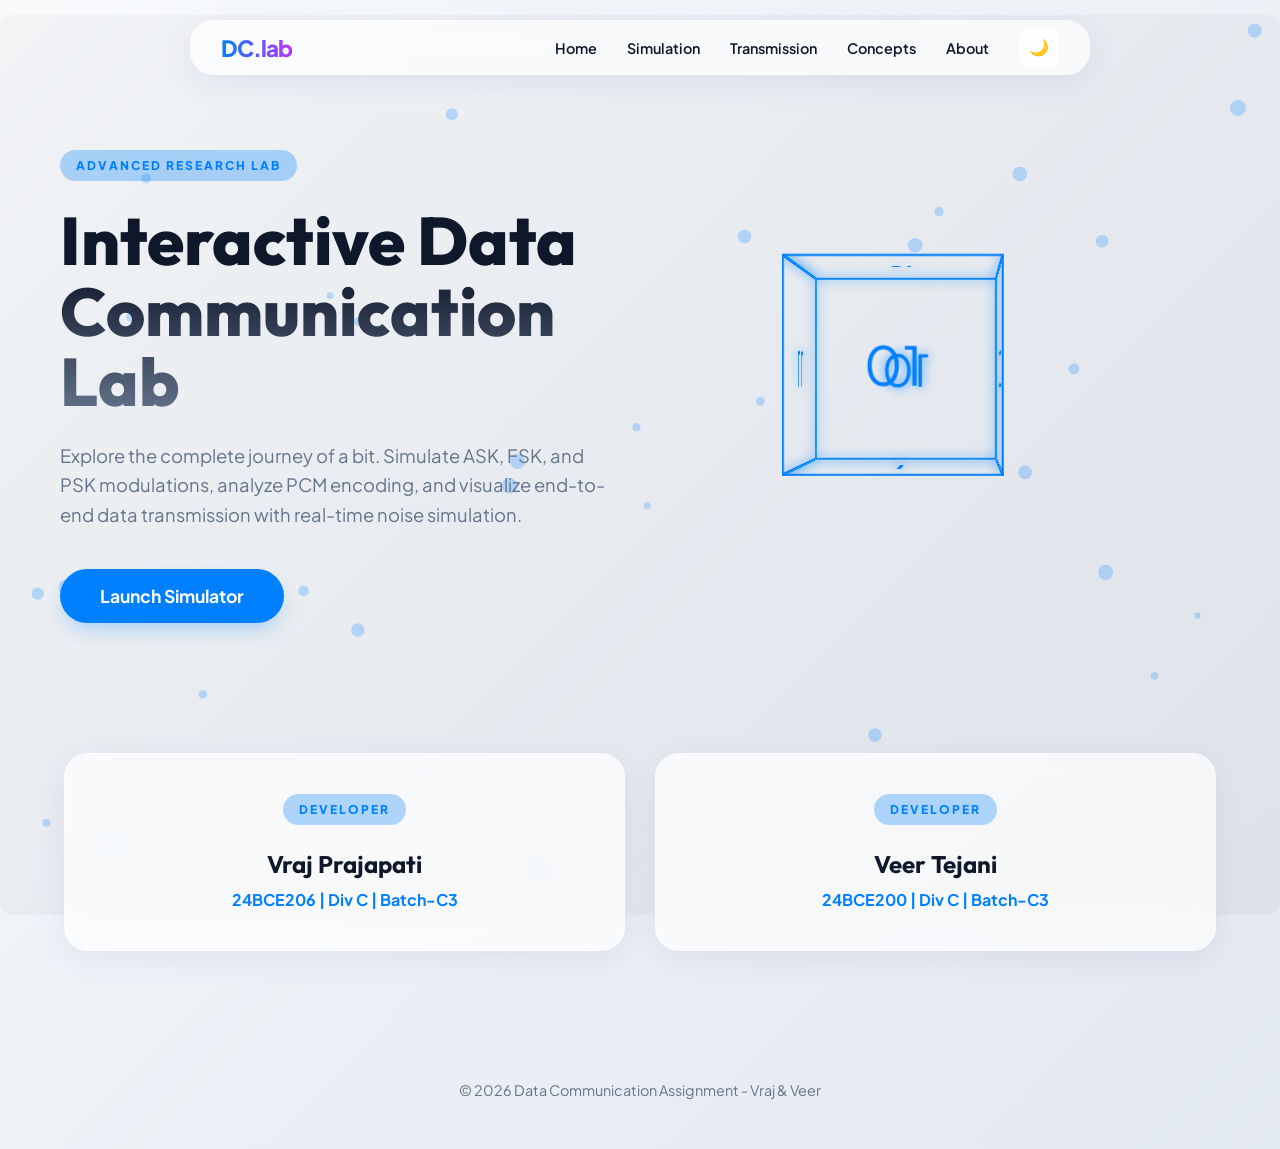
<file: index.html>
<!DOCTYPE html>
<html lang="en">
<head>
    <meta charset="UTF-8">
    <meta name="viewport" content="width=device-width, initial-scale=1.0">
    <title>DataComm | Digital Modulation Systems</title>
    <link rel="stylesheet" href="style.css">
    <meta name="description" content="Interactive digital modulation simulator for ASK, FSK, and PSK with real-time noise simulation.">
</head>
<body>
    <canvas id="bg-canvas"></canvas>
    <nav class="glass">
        <div class="logo">DC.lab</div>
        <div class="nav-links">
            <a href="index.html">Home</a>
            <a href="simulation.html">Simulation</a>
            <a href="transmission.html">Transmission</a>
            <a href="concepts.html">Concepts</a>
            <a href="about.html">About</a>
            <button class="theme-toggle" id="theme-btn">🌙</button>
        </div>
    </nav>

    <main class="hero">
        <div class="hero-content animate">
            <span class="badge">Advanced Research Lab</span>
            <h1>Interactive Data <br>Communication Lab</h1>
            <p>Explore the complete journey of a bit. Simulate ASK, FSK, and PSK modulations, analyze PCM encoding, and visualize end-to-end data transmission with real-time noise simulation.</p>
            <div class="cta">
                <a href="simulation.html" class="btn-primary">Launch Simulator</a>
            </div>
        </div>

        <div class="scene-3d animate">
            <div class="cube">
                <div class="cube-face front">01</div>
                <div class="cube-face back">10</div>
                <div class="cube-face left">11</div>
                <div class="cube-face right">00</div>
                <div class="cube-face top">~</div>
                <div class="cube-face bottom">|</div>
            </div>
        </div>
    </main>

    <section class="team-grid">
        <div class="team-card glass animate" style="animation-delay: 0.2s">
            <span class="badge">Developer</span>
            <h3>Vraj Prajapati</h3>
            <p>24BCE206 | Div C | Batch-C3</p>
        </div>
        <div class="team-card glass animate" style="animation-delay: 0.4s">
            <span class="badge">Developer</span>
            <h3>Veer Tejani</h3>
            <p>24BCE200 | Div C | Batch-C3</p>
        </div>
    </section>

    <footer>
        &copy; 2026 Data Communication Assignment - Vraj & Veer
    </footer>

    <script src="script.js"></script>
    <script src="particles.js"></script>
</body>
</html>
</file>
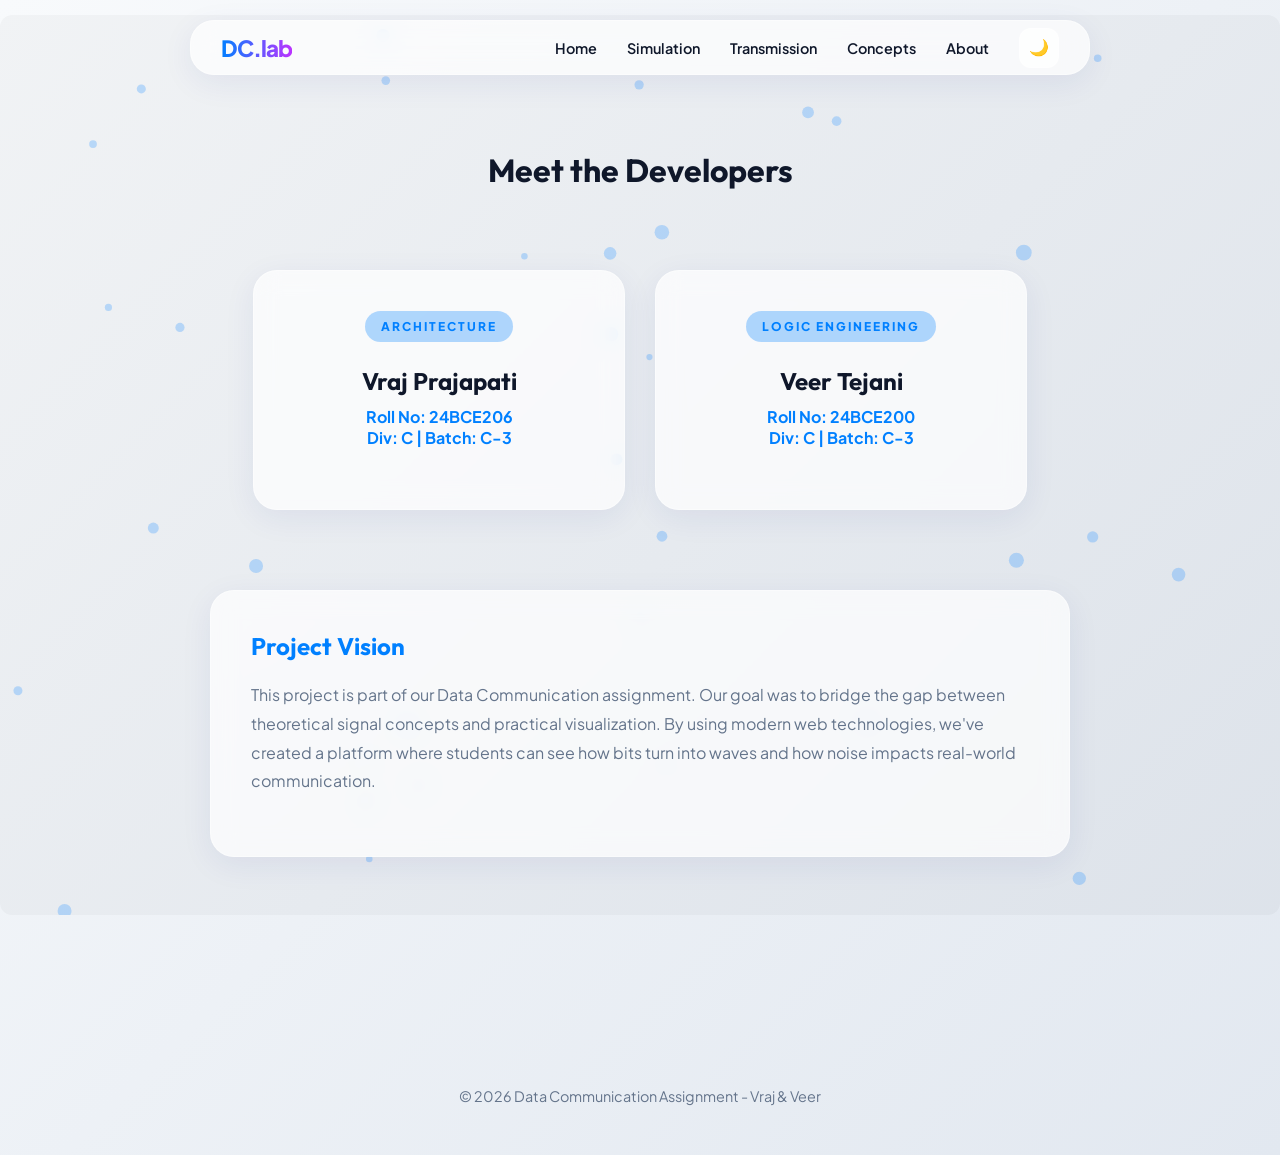
<file: about.html>
<!DOCTYPE html>
<html lang="en">
<head>
    <meta charset="UTF-8">
    <meta name="viewport" content="width=device-width, initial-scale=1.0">
    <title>About Us | DataComm</title>
    <link rel="stylesheet" href="style.css">
</head>
<body>
    <canvas id="bg-canvas"></canvas>
    <nav class="glass">
        <div class="logo">DC.lab</div>
        <div class="nav-links">
            <a href="index.html">Home</a>
            <a href="simulation.html">Simulation</a>
            <a href="transmission.html">Transmission</a>
            <a href="concepts.html">Concepts</a>
            <a href="about.html">About</a>
            <button class="theme-toggle" id="theme-btn">🌙</button>
        </div>
    </nav>

    <div class="info-container">
        <h1 class="animate" style="text-align: center; margin-bottom: 50px;">Meet the Developers</h1>
        
        <div class="team-grid">
            <div class="team-card glass animate">
                <span class="badge"> Architecture</span>
                <h3>Vraj Prajapati</h3>
                <p>Roll No: 24BCE206</p>
                <p>Div: C | Batch: C-3</p>
                <br>
            </div>
            
            <div class="team-card glass animate" style="animation-delay: 0.2s">
                <span class="badge">Logic Engineering</span>
                <h3>Veer Tejani</h3>
                <p>Roll No: 24BCE200</p>
                <p>Div: C | Batch: C-3</p>
                <br>
            </div>
        </div>

        <div class="info-card glass animate" style="animation-delay: 0.4s">
            <h2>Project Vision</h2>
            <p>This project is part of our Data Communication assignment. Our goal was to bridge the gap between theoretical signal concepts and practical visualization. By using modern web technologies, we've created a platform where students can see how bits turn into waves and how noise impacts real-world communication.</p>
        </div>
    </div>

    <footer>
        &copy; 2026 Data Communication Assignment - Vraj & Veer
    </footer>

    <script src="script.js"></script>
    <script src="particles.js"></script>
</body>
</html>
</file>
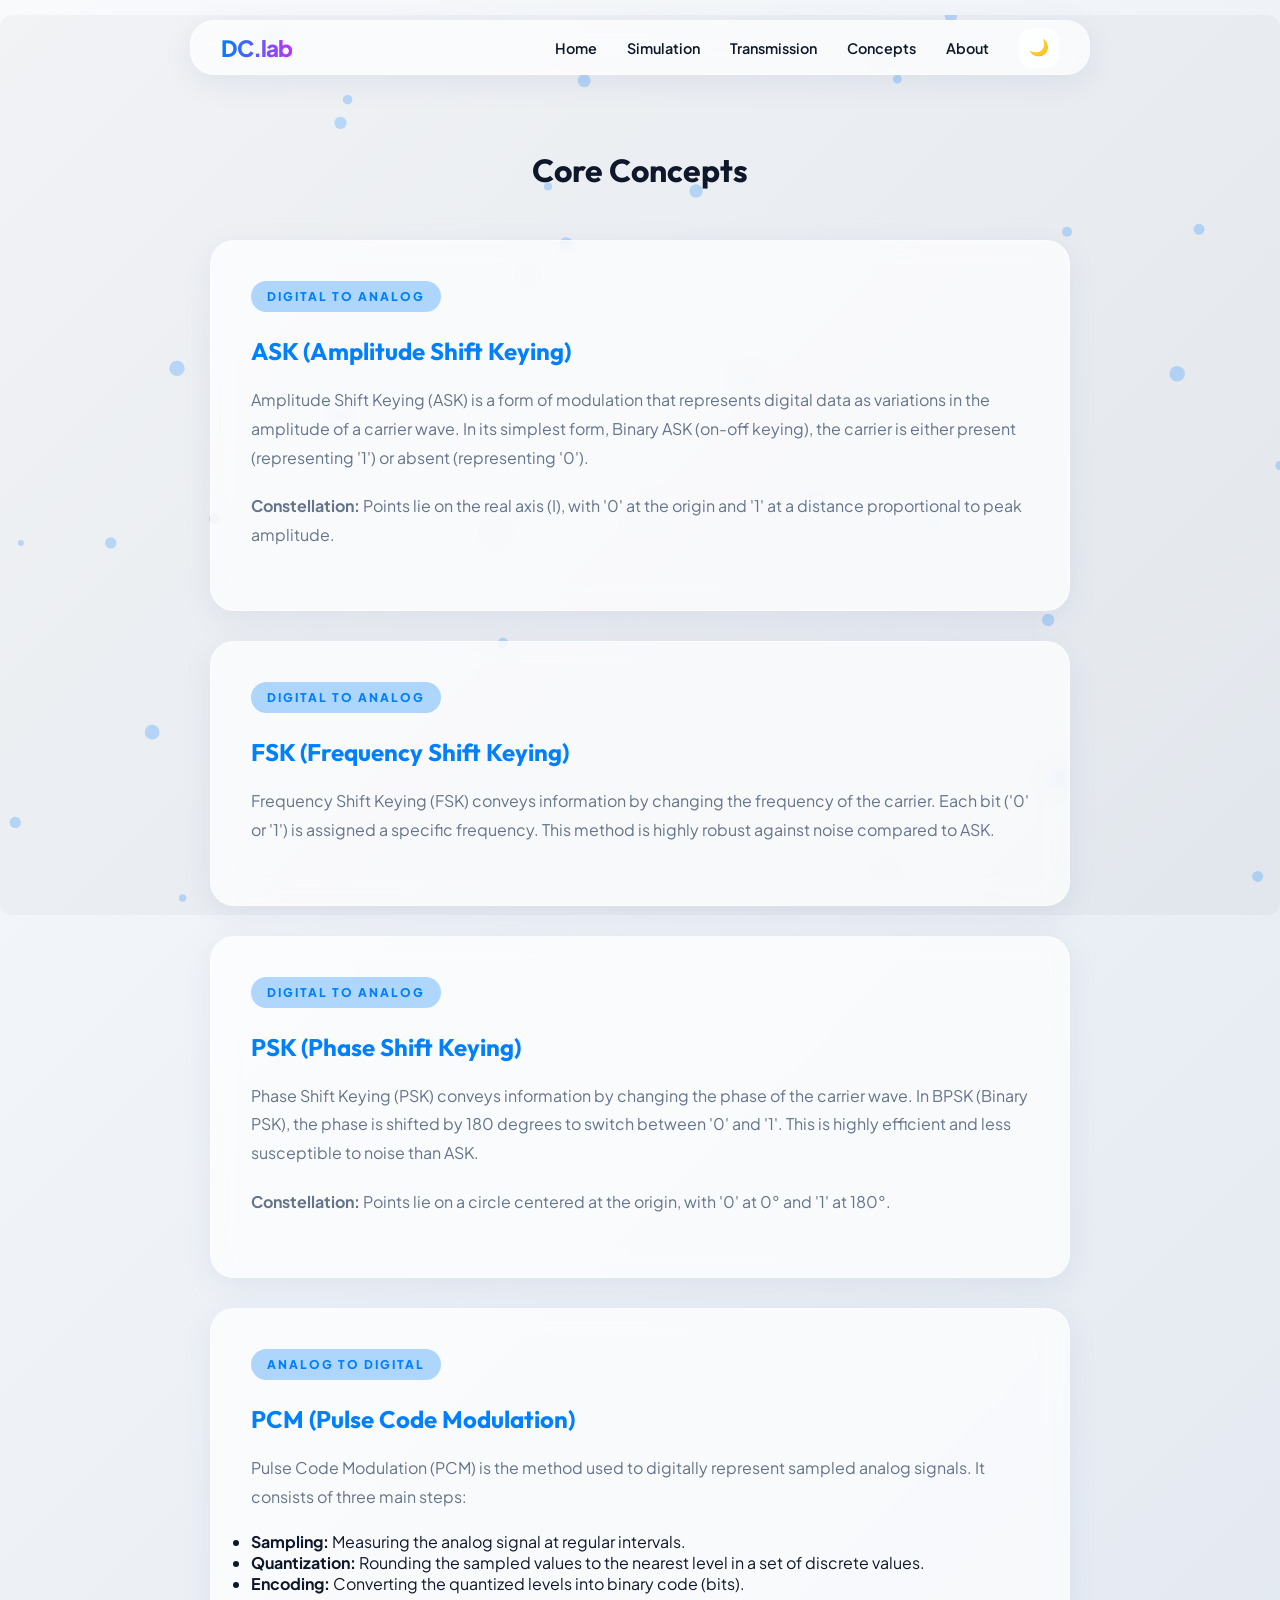
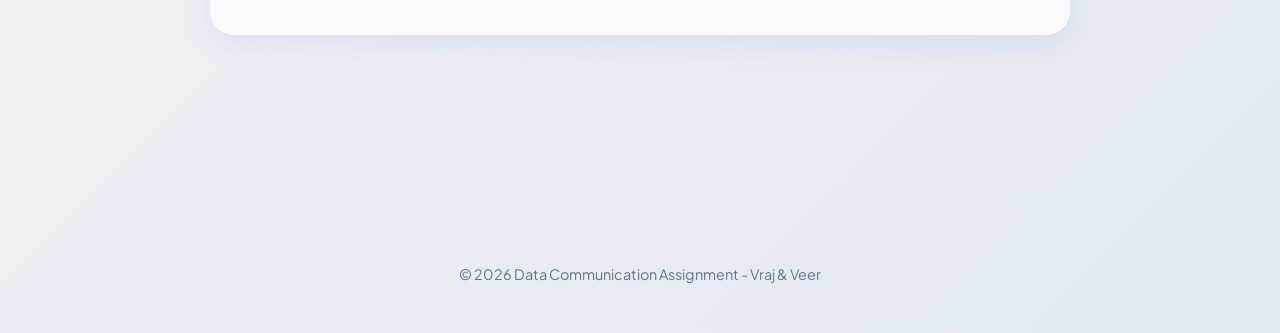
<file: concepts.html>
<!DOCTYPE html>
<html lang="en">
<head>
    <meta charset="UTF-8">
    <meta name="viewport" content="width=device-width, initial-scale=1.0">
    <title>Concepts | DataComm</title>
    <link rel="stylesheet" href="style.css">
</head>
<body>
    <canvas id="bg-canvas"></canvas>
    <nav class="glass">
        <div class="logo">DC.lab</div>
        <div class="nav-links">
            <a href="index.html">Home</a>
            <a href="simulation.html">Simulation</a>
            <a href="transmission.html">Transmission</a>
            <a href="concepts.html">Concepts</a>
            <a href="about.html">About</a>
            <button class="theme-toggle" id="theme-btn">🌙</button>
        </div>
    </nav>

    <div class="info-container">
        <h1 class="animate" style="text-align: center; margin-bottom: 50px;">Core Concepts</h1>
        
        <div class="info-card glass animate">
            <span class="badge">Digital to Analog</span>
            <h2>ASK (Amplitude Shift Keying)</h2>
            <p>Amplitude Shift Keying (ASK) is a form of modulation that represents digital data as variations in the amplitude of a carrier wave. In its simplest form, Binary ASK (on-off keying), the carrier is either present (representing '1') or absent (representing '0').</p>
            <p><strong>Constellation:</strong> Points lie on the real axis (I), with '0' at the origin and '1' at a distance proportional to peak amplitude.</p>
        </div>

        <div class="info-card glass animate" style="animation-delay: 0.2s">
            <span class="badge">Digital to Analog</span>
            <h2>FSK (Frequency Shift Keying)</h2>
            <p>Frequency Shift Keying (FSK) conveys information by changing the frequency of the carrier. Each bit ('0' or '1') is assigned a specific frequency. This method is highly robust against noise compared to ASK.</p>
        </div>

        <div class="info-card glass animate" style="animation-delay: 0.4s">
            <span class="badge">Digital to Analog</span>
            <h2>PSK (Phase Shift Keying)</h2>
            <p>Phase Shift Keying (PSK) conveys information by changing the phase of the carrier wave. In BPSK (Binary PSK), the phase is shifted by 180 degrees to switch between '0' and '1'. This is highly efficient and less susceptible to noise than ASK.</p>
            <p><strong>Constellation:</strong> Points lie on a circle centered at the origin, with '0' at 0° and '1' at 180°.</p>
        </div>

        <div class="info-card glass animate" style="animation-delay: 0.6s">
            <span class="badge">Analog to Digital</span>
            <h2>PCM (Pulse Code Modulation)</h2>
            <p>Pulse Code Modulation (PCM) is the method used to digitally represent sampled analog signals. It consists of three main steps:</p>
            <ul>
                <li><strong>Sampling:</strong> Measuring the analog signal at regular intervals.</li>
                <li><strong>Quantization:</strong> Rounding the sampled values to the nearest level in a set of discrete values.</li>
                <li><strong>Encoding:</strong> Converting the quantized levels into binary code (bits).</li>
            </ul>
        </div>
    </div>

    <footer>
        &copy; 2026 Data Communication Assignment - Vraj & Veer
    </footer>

    <script src="script.js"></script>
    <script src="particles.js"></script>
</body>
</html>
</file>
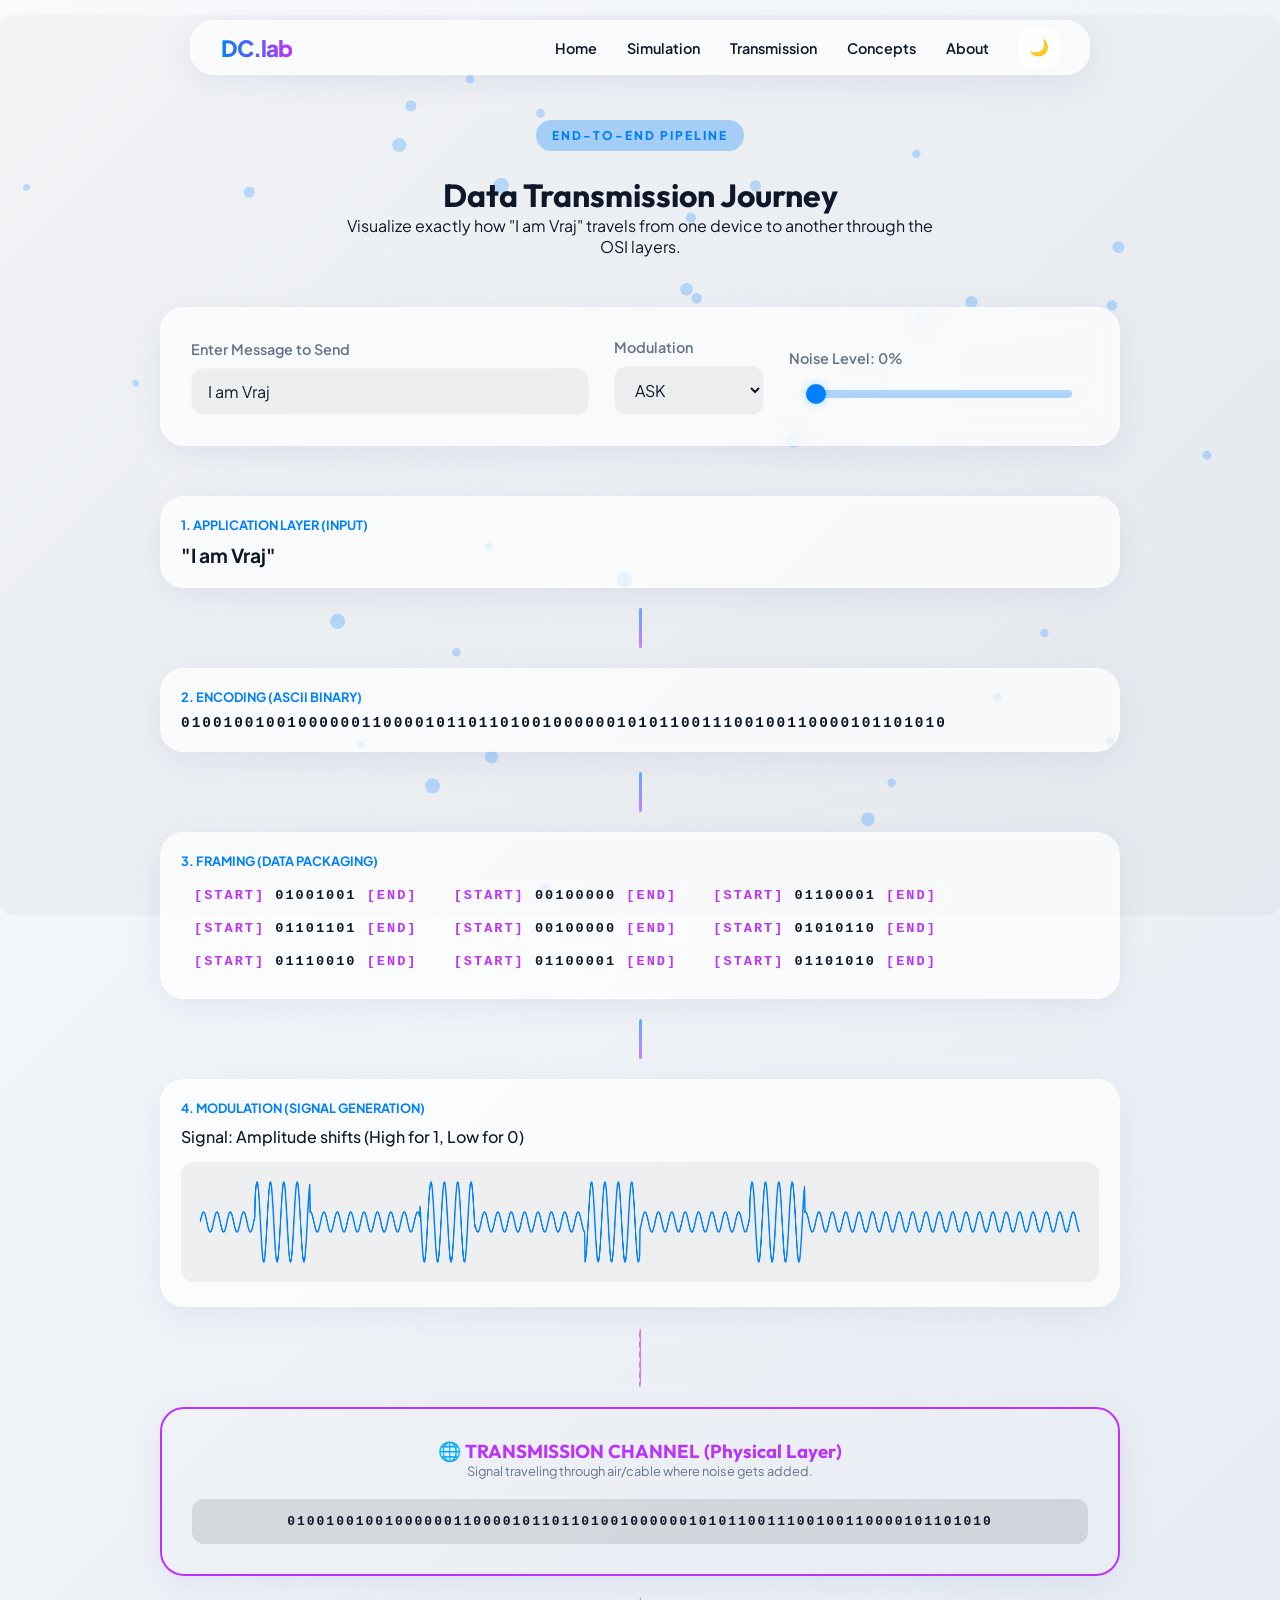
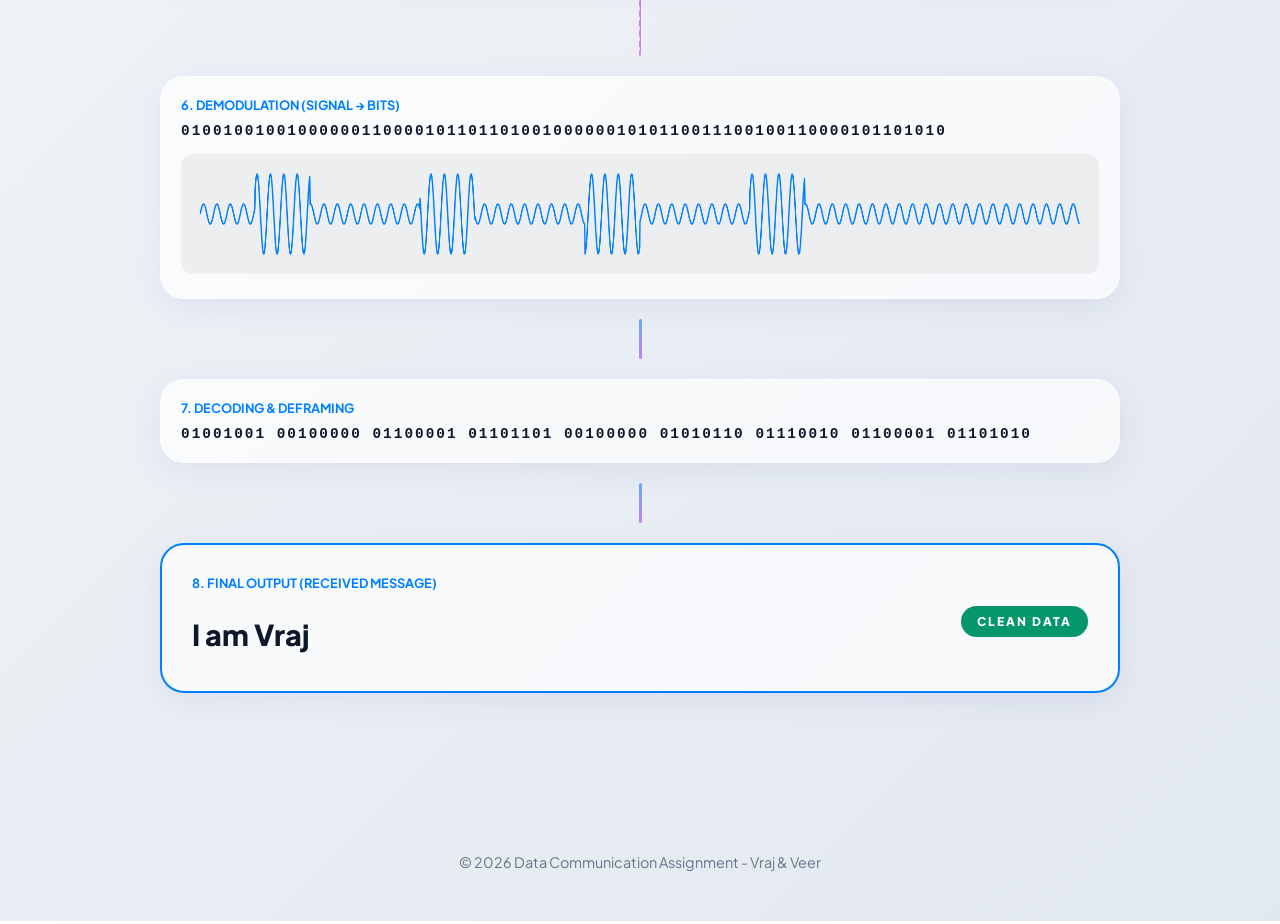
<file: transmission.html>
<!DOCTYPE html>
<html lang="en">
<head>
    <meta charset="UTF-8">
    <meta name="viewport" content="width=device-width, initial-scale=1.0">
    <title>Transmission Visualizer | DataComm</title>
    <link rel="stylesheet" href="style.css">
</head>
<body>
    <canvas id="bg-canvas"></canvas>
    <nav class="glass">
        <div class="logo">DC.lab</div>
        <div class="nav-links">
            <a href="index.html">Home</a>
            <a href="simulation.html">Simulation</a>
            <a href="transmission.html">Transmission</a>
            <a href="concepts.html">Concepts</a>
            <a href="about.html">About</a>
            <button class="theme-toggle" id="theme-btn">🌙</button>
        </div>
    </nav>

    <div class="sim-container" style="padding-top: 120px; display: block;">
        <header class="hero-content" style="margin: 0 auto 50px; text-align: center;">
            <span class="badge">End-to-End Pipeline</span>
            <h1>Data Transmission Journey</h1>
            <p>Visualize exactly how "I am Vraj" travels from one device to another through the OSI layers.</p>
        </header>

        <!-- Input Section -->
        <div class="glass animate" style="padding: 30px; max-width: 960px; margin: 0 auto;">
            <div style="display: grid; grid-template-columns: 1fr 150px 300px; gap: 25px; align-items: flex-end;">
                <div class="input-group" style="margin-bottom: 0;">
                    <label>Enter Message to Send</label>
                    <input type="text" id="trans-input" value="I am Vraj" placeholder="Type your message...">
                </div>
                <div class="input-group" style="margin-bottom: 0;">
                    <label>Modulation</label>
                    <select id="trans-mod">
                        <option value="ask">ASK</option>
                        <option value="fsk">FSK</option>
                        <option value="psk">PSK</option>
                    </select>
                </div>
                <div class="input-group" style="margin-bottom: 0; min-width: 280px;">
                    <label>Noise Level: <span id="trans-noise-val">0%</span></label>
                    <input type="range" id="trans-noise" min="0" max="100" value="0" style="width: 100%;">
                </div>
            </div>
        </div>

        <div class="transmission-flow">
            <!-- Step 1: Input -->
            <div class="flow-step animate" style="animation-delay: 0.1s">
                <div class="glass" style="padding: 20px;">
                    <h4 style="color:var(--primary); font-size: 0.8rem; text-transform: uppercase;">1. Application Layer (Input)</h4>
                    <p id="step-input" style="font-size: 1.2rem; margin-top: 10px; font-weight: bold;">I am Vraj</p>
                </div>
            </div>

            <div class="connector"></div>

            <!-- Step 2: Encoding -->
            <div class="flow-step animate" style="animation-delay: 0.2s">
                <div class="glass" style="padding: 20px;">
                    <h4 style="color:var(--primary); font-size: 0.8rem; text-transform: uppercase;">2. Encoding (ASCII Binary)</h4>
                    <div id="step-encoding" class="bit-stream-display" style="margin-top: 10px; font-size: 0.9rem;">...</div>
                </div>
            </div>

            <div class="connector"></div>

            <!-- Step 3: Framing -->
            <div class="flow-step animate" style="animation-delay: 0.3s">
                <div class="glass" style="padding: 20px;">
                    <h4 style="color:var(--primary); font-size: 0.8rem; text-transform: uppercase;">3. Framing (Data Packaging)</h4>
                    <div id="step-framing" class="bit-stream-display" style="margin-top: 10px; font-size: 0.85rem;">...</div>
                </div>
            </div>

            <div class="connector"></div>

            <!-- Step 4: Modulation -->
            <div class="flow-step animate" style="animation-delay: 0.4s">
                <div class="glass" style="padding: 20px;">
                    <h4 style="color:var(--primary); font-size: 0.8rem; text-transform: uppercase;">4. Modulation (Signal Generation)</h4>
                    <p id="step-modulation" style="margin-top: 10px; font-weight: 500;">Converting bits to analog wave parameters...</p>
                    <canvas id="mod-canvas" style="height: 120px; width: 100%; margin-top: 15px;"></canvas>
                </div>
            </div>

            <div class="connector" style="height: 60px; border-left: 2px dashed var(--accent); background: none;"></div>

            <!-- Step 5: Channel -->
            <div class="flow-step animate" style="animation-delay: 0.5s">
                <div class="glass" style="padding: 30px; border: 2px solid var(--accent); background: rgba(var(--accent-h), var(--accent-s), var(--accent-l), 0.05);">
                    <h3 style="text-align: center; color: var(--accent);">🌐 TRANSMISSION CHANNEL (Physical Layer)</h3>
                    <p style="text-align: center; font-size: 0.8rem; color: var(--text-muted);">Signal traveling through air/cable where noise gets added.</p>
                    <div id="step-channel" class="bit-stream-display" style="margin-top: 20px; text-align: center; background: rgba(0,0,0,0.1); padding: 15px; border-radius: 12px;">...</div>
                </div>
            </div>

            <div class="connector" style="height: 60px; border-left: 2px dashed var(--accent); background: none;"></div>

            <!-- Step 6: Demodulation -->
            <div class="flow-step animate" style="animation-delay: 0.6s">
                <div class="glass" style="padding: 20px;">
                    <h4 style="color:var(--primary); font-size: 0.8rem; text-transform: uppercase;">6. Demodulation (Signal → Bits)</h4>
                    <div id="step-demodulation" class="bit-stream-display" style="margin-top: 10px; font-size: 0.9rem;">...</div>
                    <canvas id="demod-canvas" style="height: 120px; width: 100%; margin-top: 15px;"></canvas>
                </div>
            </div>

            <div class="connector"></div>

            <!-- Step 7: Decoding -->
            <div class="flow-step animate" style="animation-delay: 0.7s">
                <div class="glass" style="padding: 20px;">
                    <h4 style="color:var(--primary); font-size: 0.8rem; text-transform: uppercase;">7. Decoding & Deframing</h4>
                    <div id="step-decoding" class="bit-stream-display" style="margin-top: 10px; font-size: 0.9rem;">...</div>
                </div>
            </div>

            <div class="connector"></div>

            <!-- Step 8: Output -->
            <div class="flow-step animate" style="animation-delay: 0.8s">
                <div class="glass" style="padding: 30px; border: 2px solid var(--primary);">
                    <h4 style="color:var(--primary); font-size: 0.8rem; text-transform: uppercase;">8. Final Output (Received Message)</h4>
                    <div style="display: flex; justify-content: space-between; align-items: center; margin-top: 15px;">
                        <p id="step-output" style="font-size: 1.8rem; font-weight: 800;">...</p>
                        <div id="integrity-badge"></div>
                    </div>
                </div>
            </div>
        </div>
    </div>

    <footer>
        &copy; 2026 Data Communication Assignment - Vraj & Veer
    </footer>

    <script src="transmission.js"></script>
    <script src="particles.js"></script>
</body>
</html>
</file>
<file: style.css>
/* 
    Data Communication Assignment Design System 
    Author: Antigravity AI
    Theme: Modern, 3D, Glassmorphism
*/

@import url('https://fonts.googleapis.com/css2?family=Outfit:wght@300;400;500;600;700;800&family=Plus+Jakarta+Sans:wght@300;400;500;600;700;800&display=swap');

:root {
    /* Color Tokens - Light Mode Default */
    --primary-h: 210;
    --primary-s: 100%;
    --primary-l: 50%;
    --primary: hsl(var(--primary-h), var(--primary-s), var(--primary-l));
    --primary-glow: hsla(var(--primary-h), var(--primary-s), var(--primary-l), 0.3);

    --accent-h: 280;
    --accent-s: 100%;
    --accent-l: 60%;
    --accent: hsl(var(--accent-h), var(--accent-s), var(--accent-l));

    --bg-grad: linear-gradient(135deg, #f8fafc 0%, #e2e8f0 100%);
    --card-bg: rgba(255, 255, 255, 0.7);
    --card-bg-rgb: 255, 255, 255;
    --text-main: #0f172a;
    --text-muted: #64748b;
    --border: rgba(255, 255, 255, 0.4);
    --radius: 24px;
    --glass-blur: 12px;

    --shadow: 0 8px 32px 0 rgba(31, 38, 135, 0.07);
    --transition: all 0.4s cubic-bezier(0.4, 0, 0.2, 1);
}

[data-theme="dark"] {
    --bg-grad: linear-gradient(135deg, #0f172a 0%, #020617 100%);
    --card-bg: rgba(15, 23, 42, 0.6);
    --card-bg-rgb: 15, 23, 42;
    --text-main: #f8fafc;
    --text-muted: #94a3b8;
    --border: rgba(255, 255, 255, 0.1);
    --shadow: 0 8px 32px 0 rgba(0, 0, 0, 0.4);
    
    --success-color: #10b981;
    --error-color: #ef4444;
}

* {
    margin: 0;
    padding: 0;
    box-sizing: border-box;
}

body {
    font-family: 'Plus Jakarta Sans', sans-serif;
    background: var(--bg-grad);
    color: var(--text-main);
    min-height: 100vh;
    overflow-x: hidden;
    transition: background 0.5s ease;
}

h1,
h2,
h3 {
    font-family: 'Outfit', sans-serif;
}

#bg-canvas {
    position: fixed;
    top: 0;
    left: 0;
    width: 100%;
    height: 100%;
    z-index: -1;
    pointer-events: none;
    opacity: 0.6;
}

/* Glassmorphism Classes */
.glass {
    background: var(--card-bg);
    backdrop-filter: blur(var(--glass-blur));
    -webkit-backdrop-filter: blur(var(--glass-blur));
    border: 1px solid var(--border);
    box-shadow: var(--shadow);
    border-radius: var(--radius);
}

/* Navbar */
nav {
    position: fixed;
    top: 20px;
    left: 50%;
    transform: translateX(-50%);
    width: 75%;
    max-width: 900px;
    height: 55px; /* Reduced Height */
    padding: 0 30px;
    display: flex;
    justify-content: space-between;
    align-items: center;
    z-index: 1000;
}

.logo {
    font-size: 1.4rem;
    font-weight: 800;
    background: linear-gradient(to right, var(--primary), var(--accent));
    -webkit-background-clip: text;
    background-clip: text;
    -webkit-text-fill-color: transparent;
    letter-spacing: -1px;
}

.nav-links {
    display: flex;
    gap: 30px;
    align-items: center;
}

.nav-links a {
    text-decoration: none;
    color: var(--text-main);
    font-weight: 600;
    font-size: 0.9rem;
    transition: var(--transition);
}

.nav-links a:hover {
    color: var(--primary);
}

/* Theme Toggle */
.theme-toggle {
    width: 40px;
    height: 40px;
    border-radius: 12px;
    border: none;
    background: var(--card-bg);
    cursor: pointer;
    display: flex;
    justify-content: center;
    align-items: center;
    border: 1px solid var(--border);
    font-size: 1rem;
    transition: var(--transition);
}

.theme-toggle:hover {
    transform: translateY(-2px);
    box-shadow: 0 5px 15px rgba(0,0,0,0.1);
}

/* Home Section - Refactored to 2-Column */
.hero {
    padding-top: 150px;
    padding-bottom: 50px;
    display: flex;
    flex-direction: row;
    align-items: center;
    justify-content: space-between;
    max-width: 1200px;
    margin: 0 auto;
    text-align: left;
    gap: 60px;
}

.hero-content {
    flex: 1;
    max-width: 650px;
    padding: 0 20px;
}

.badge {
    background: var(--primary-glow);
    color: var(--primary);
    padding: 8px 16px;
    border-radius: 50px;
    font-size: 0.75rem;
    font-weight: 800;
    text-transform: uppercase;
    letter-spacing: 2px;
    margin-bottom: 24px;
    display: inline-block;
}

.hero h1 {
    font-size: clamp(2.5rem, 6vw, 4.2rem);
    line-height: 1.05;
    margin-bottom: 24px;
    background: linear-gradient(to bottom, var(--text-main) 30%, var(--text-muted));
    -webkit-background-clip: text;
    background-clip: text;
    -webkit-text-fill-color: transparent;
    font-weight: 800;
}

.hero p {
    font-size: 1.15rem;
    color: var(--text-muted);
    margin-bottom: 40px;
    line-height: 1.6;
}

/* 3D Animation Object - Now on the right */
.scene-3d {
    flex: 1;
    perspective: 1000px;
    width: 400px;
    height: 400px;
    display: flex;
    justify-content: center;
    align-items: center;
    position: relative;
}

@media (max-width: 1024px) {
    .hero {
        flex-direction: column;
        text-align: center;
        padding-top: 120px;
    }
    .hero-content {
        max-width: 100%;
    }
    .scene-3d {
        width: 300px;
        height: 300px;
    }
}

.btn-primary {
    padding: 16px 40px;
    background: var(--primary);
    color: white;
    border: none;
    border-radius: 50px;
    font-size: 1.1rem;
    font-weight: 700;
    cursor: pointer;
    text-decoration: none;
    display: inline-block;
    transition: var(--transition);
    box-shadow: 0 10px 20px -5px var(--primary-glow);
}

.btn-primary:hover {
    transform: translateY(-3px) scale(1.02);
    box-shadow: 0 15px 30px -5px var(--primary-glow);
}

.cube {
    width: 60%;
    height: 60%;
    position: relative;
    transform-style: preserve-3d;
    animation: rotate 20s infinite linear;
}

.cube-face {
    position: absolute;
    width: 200px;
    height: 200px;
    border: 2px solid var(--primary);
    background: rgba(var(--primary-h), var(--primary-s), var(--primary-l), 0.1);
    backdrop-filter: blur(5px);
    display: flex;
    justify-content: center;
    align-items: center;
    font-size: 3rem;
    color: var(--primary);
}

@keyframes rotate {
    from { transform: rotateY(0) rotateX(0); }
    to { transform: rotateY(360deg) rotateX(360deg); }
}

.cube-face.front { transform: translateZ(100px); }
.cube-face.back { transform: rotateY(180deg) translateZ(100px); }
.cube-face.left { transform: rotateY(-90deg) translateZ(100px); }
.cube-face.right { transform: rotateY(90deg) translateZ(100px); }
.cube-face.top { transform: rotateX(90deg) translateZ(100px); }
.cube-face.bottom { transform: rotateX(-90deg) translateZ(100px); }

/* Contributors Grid */
.team-grid {
    display: grid;
    grid-template-columns: repeat(auto-fit, minmax(280px, 1fr));
    gap: 30px;
    width: 90%;
    max-width: 1200px;
    margin: 80px auto;
}

.team-card {
    padding: 40px;
    text-align: center;
    transition: var(--transition);
}

.team-card:hover { transform: translateY(-10px); }
.team-card h3 { margin-bottom: 10px; font-size: 1.5rem; }
.team-card p { color: var(--primary); font-weight: 700; }

/* Simulation Page Specifics */
.sim-container {
    padding: 120px 20px 50px;
    max-width: 1400px;
    margin: 0 auto;
    display: grid;
    grid-template-columns: 350px 1fr;
    gap: 30px;
}

@media (max-width: 1024px) {
    .sim-container { grid-template-columns: 1fr; }
}

.controls-panel {
    position: sticky;
    top: 110px;
    padding: 30px;
    height: fit-content;
}

.viz-panel { display: flex; flex-direction: column; gap: 30px; }
.chart-box { padding: 25px; }

canvas {
    width: 100%;
    height: 250px;
    background: rgba(0, 0, 0, 0.05);
    border-radius: 12px;
    margin-top: 15px;
}

.constellation-canvas { height: 350px; width: 350px; }
#scheme-group { display: none; }
.hidden { display: none !important; }

/* Form Elements */
.input-group { margin-bottom: 25px; }
.input-group label {
    display: block;
    margin-bottom: 10px;
    font-weight: 600;
    font-size: 0.9rem;
    color: var(--text-muted);
}

input, select {
    width: 100%;
    padding: 12px 16px;
    background: rgba(0, 0, 0, 0.05);
    border: 1px solid var(--border);
    border-radius: 12px;
    color: var(--text-main);
    font-family: inherit;
    font-size: 1rem;
    transition: var(--transition);
}

input:focus, select:focus {
    outline: none;
    border-color: var(--primary);
    background: rgba(0, 0, 0, 0.02);
}

/* Noise Slider */
input[type="range"] { -webkit-appearance: none; appearance: none; background: transparent; }
input[type="range"]::-webkit-slider-runnable-track {
    background: var(--primary-glow);
    height: 8px;
    border-radius: 4px;
}
input[type="range"]::-webkit-slider-thumb {
    -webkit-appearance: none;
    height: 20px;
    width: 20px;
    background: var(--primary);
    border-radius: 50%;
    margin-top: -6px;
    box-shadow: 0 0 10px var(--primary-glow);
}

/* Concepts & About */
.info-container { padding: 150px 20px; max-width: 900px; margin: 0 auto; }
.info-card { padding: 40px; margin-bottom: 30px; }
.info-card h2 { color: var(--primary); margin-bottom: 20px; }
.info-card p { line-height: 1.8; color: var(--text-muted); margin-bottom: 20px; }

/* Footer */
footer { text-align: center; padding: 50px; color: var(--text-muted); font-size: 0.9rem; }

/* Animations */
@keyframes fadeIn {
    from { opacity: 0; transform: translateY(20px); }
    to { opacity: 1; transform: translateY(0); }
}

.animate { animation: fadeIn 0.8s ease forwards; }

/* Transmission Flow Styles */
.transmission-flow {
    display: flex;
    flex-direction: column;
    align-items: center;
    gap: 20px;
    margin-top: 40px;
    padding-bottom: 50px;
}

.flow-step { width: 100%; max-width: 960px; margin: 10px 0; }

.connector {
    width: 3px;
    height: 40px;
    background: linear-gradient(to bottom, var(--primary), var(--accent));
    opacity: 0.6;
    margin: -10px auto;
    border-radius: 4px;
}

.bit-stream-display { font-family: monospace; letter-spacing: 2px; word-break: break-all; font-weight: 600; }

.frame-box {
    display: inline-block;
    padding: 4px 8px;
    border: 1px solid var(--border);
    border-radius: 8px;
    margin: 4px;
    background: rgba(var(--primary-h), var(--primary-s), var(--primary-l), 0.05);
}

.frame-marker { color: var(--accent); font-weight: 800; }

.error-highlight {
    background: rgba(239, 68, 68, 0.2);
    color: var(--error-color);
    padding: 2px 4px;
    border-radius: 4px;
    border-bottom: 2px solid var(--error-color);
}

.success-highlight { color: var(--success-color); }
.bit-diff { background: var(--error-color); color: white; padding: 0 2px; border-radius: 2px; }
</file>
